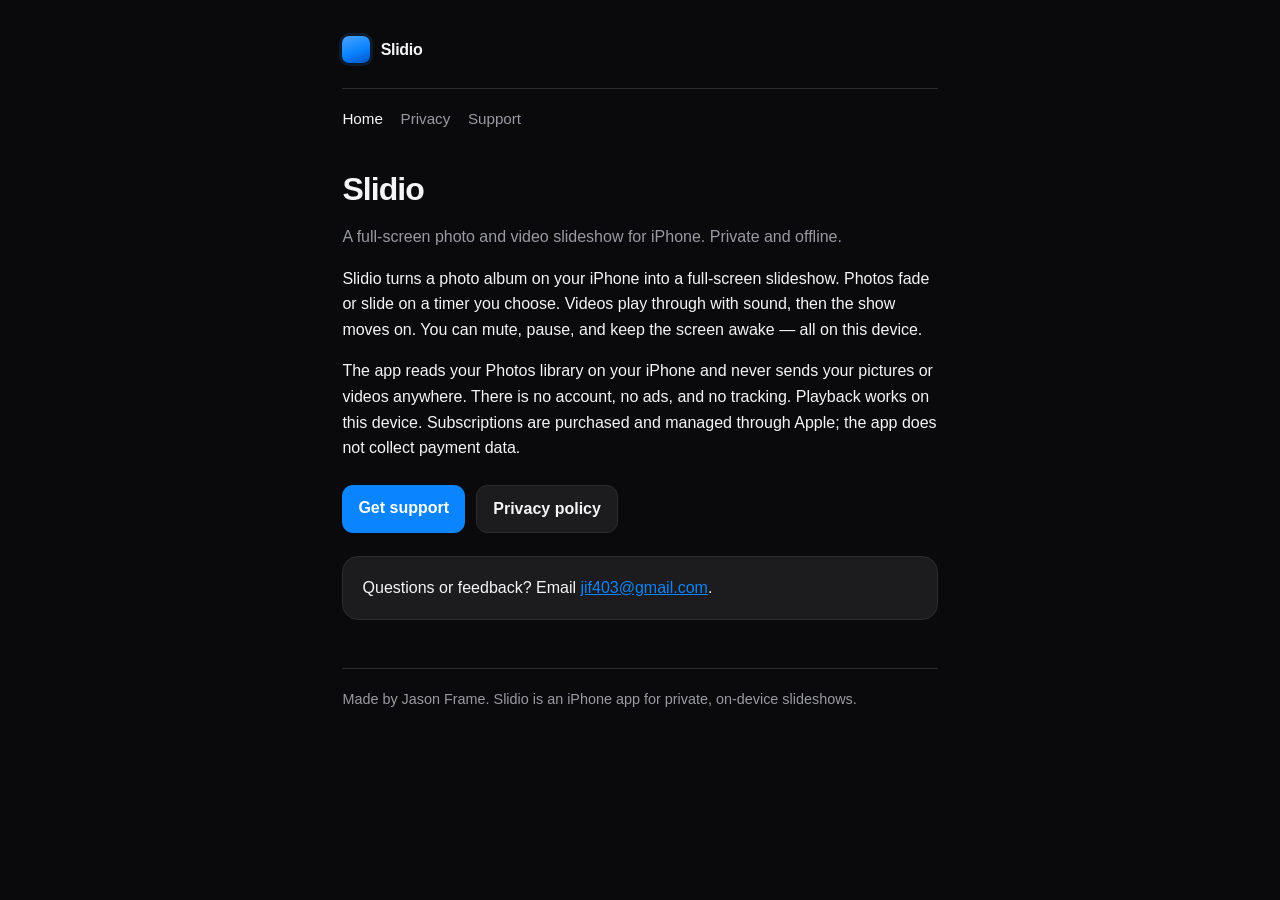
<file: index.html>
<!DOCTYPE html>
<html lang="en">
<head>
  <meta charset="utf-8">
  <meta name="viewport" content="width=device-width, initial-scale=1">
  <title>Slidio: Photo Slideshow</title>
  <meta name="description" content="A full-screen photo and video slideshow for iPhone. Private and offline.">
  <link rel="stylesheet" href="styles.css">
</head>
<body>
  <div class="wrap">
    <header>
      <a class="brand" href="./"><span class="mark" aria-hidden="true"></span>Slidio</a>
      <nav><a href="./" aria-current="page">Home</a><a href="./privacy.html">Privacy</a><a href="./support.html">Support</a></nav>
    </header>
    <main>
      <h1>Slidio</h1>
      <p class="lede">A full-screen photo and video slideshow for iPhone. Private and offline.</p>
      
<p>Slidio turns a photo album on your iPhone into a full-screen slideshow. Photos fade or slide on a timer you choose. Videos play through with sound, then the show moves on. You can mute, pause, and keep the screen awake — all on this device.</p>
<p>The app reads your Photos library on your iPhone and never sends your pictures or videos anywhere. There is no account, no ads, and no tracking. Playback works on this device. Subscriptions are purchased and managed through Apple; the app does not collect payment data.</p>
<div class="cta">
  <a class="btn" href="support.html">Get support</a>
  <a class="btn secondary" href="privacy.html">Privacy policy</a>
</div>
<div class="card">
  <p>Questions or feedback? Email <a href="mailto:jif403@gmail.com">jif403@gmail.com</a>.</p>
</div>

    </main>
    <footer>Made by Jason Frame. Slidio is an iPhone app for private, on-device slideshows.</footer>
  </div>
</body>
</html>
</file>
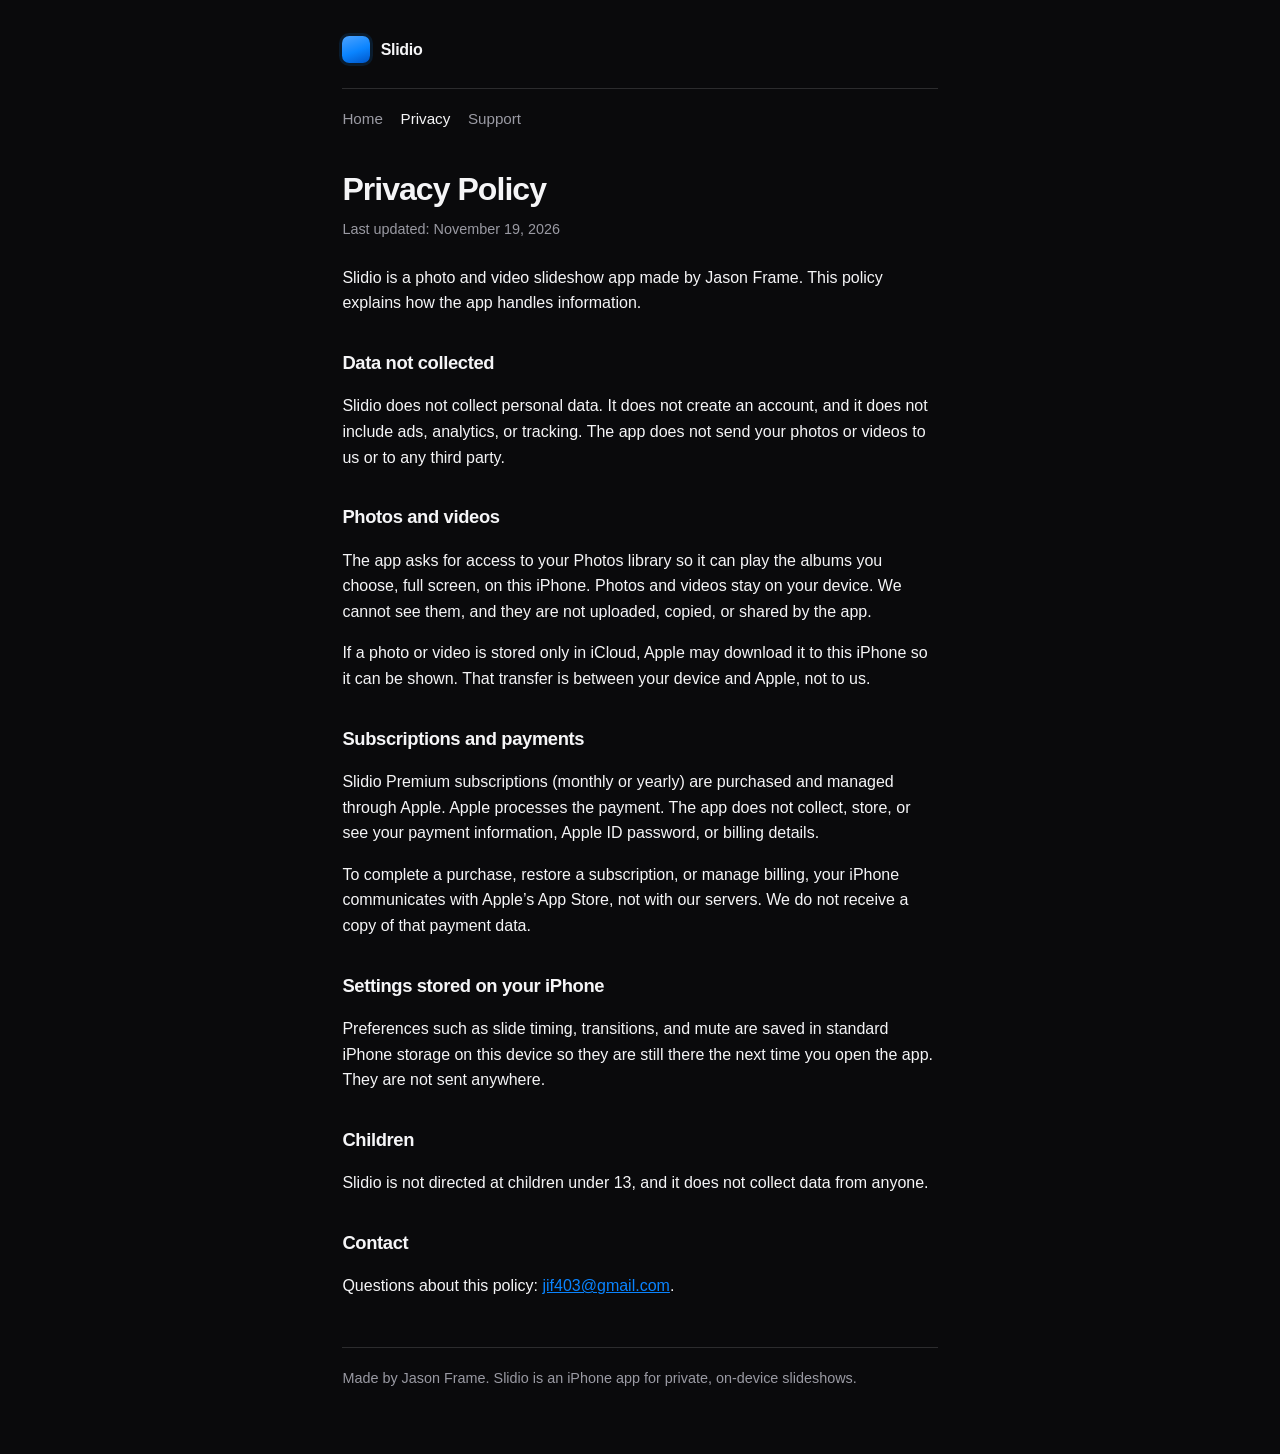
<file: privacy.html>
<!DOCTYPE html>
<html lang="en">
<head>
  <meta charset="utf-8">
  <meta name="viewport" content="width=device-width, initial-scale=1">
  <title>Privacy Policy · Slidio</title>
  <meta name="description" content="Privacy Policy · Slidio">
  <link rel="stylesheet" href="styles.css">
</head>
<body>
  <div class="wrap">
    <header>
      <a class="brand" href="./"><span class="mark" aria-hidden="true"></span>Slidio</a>
      <nav><a href="./">Home</a><a href="./privacy.html" aria-current="page">Privacy</a><a href="./support.html">Support</a></nav>
    </header>
    <main>
      <h1>Privacy Policy</h1>


<p class="meta">Last updated: November 19, 2026</p>
<p>Slidio is a photo and video slideshow app made by Jason Frame. This policy explains how the app handles information.</p>
<h2>Data not collected</h2>
<p>Slidio does not collect personal data. It does not create an account, and it does not include ads, analytics, or tracking. The app does not send your photos or videos to us or to any third party.</p>
<h2>Photos and videos</h2>
<p>The app asks for access to your Photos library so it can play the albums you choose, full screen, on this iPhone. Photos and videos stay on your device. We cannot see them, and they are not uploaded, copied, or shared by the app.</p>
<p>If a photo or video is stored only in iCloud, Apple may download it to this iPhone so it can be shown. That transfer is between your device and Apple, not to us.</p>
<h2>Subscriptions and payments</h2>
<p>Slidio Premium subscriptions (monthly or yearly) are purchased and managed through Apple. Apple processes the payment. The app does not collect, store, or see your payment information, Apple ID password, or billing details.</p>
<p>To complete a purchase, restore a subscription, or manage billing, your iPhone communicates with Apple’s App Store, not with our servers. We do not receive a copy of that payment data.</p>
<h2>Settings stored on your iPhone</h2>
<p>Preferences such as slide timing, transitions, and mute are saved in standard iPhone storage on this device so they are still there the next time you open the app. They are not sent anywhere.</p>
<h2>Children</h2>
<p>Slidio is not directed at children under 13, and it does not collect data from anyone.</p>
<h2>Contact</h2>
<p>Questions about this policy: <a href="mailto:jif403@gmail.com">jif403@gmail.com</a>.</p>

    </main>
    <footer>Made by Jason Frame. Slidio is an iPhone app for private, on-device slideshows.</footer>
  </div>
</body>
</html>
</file>
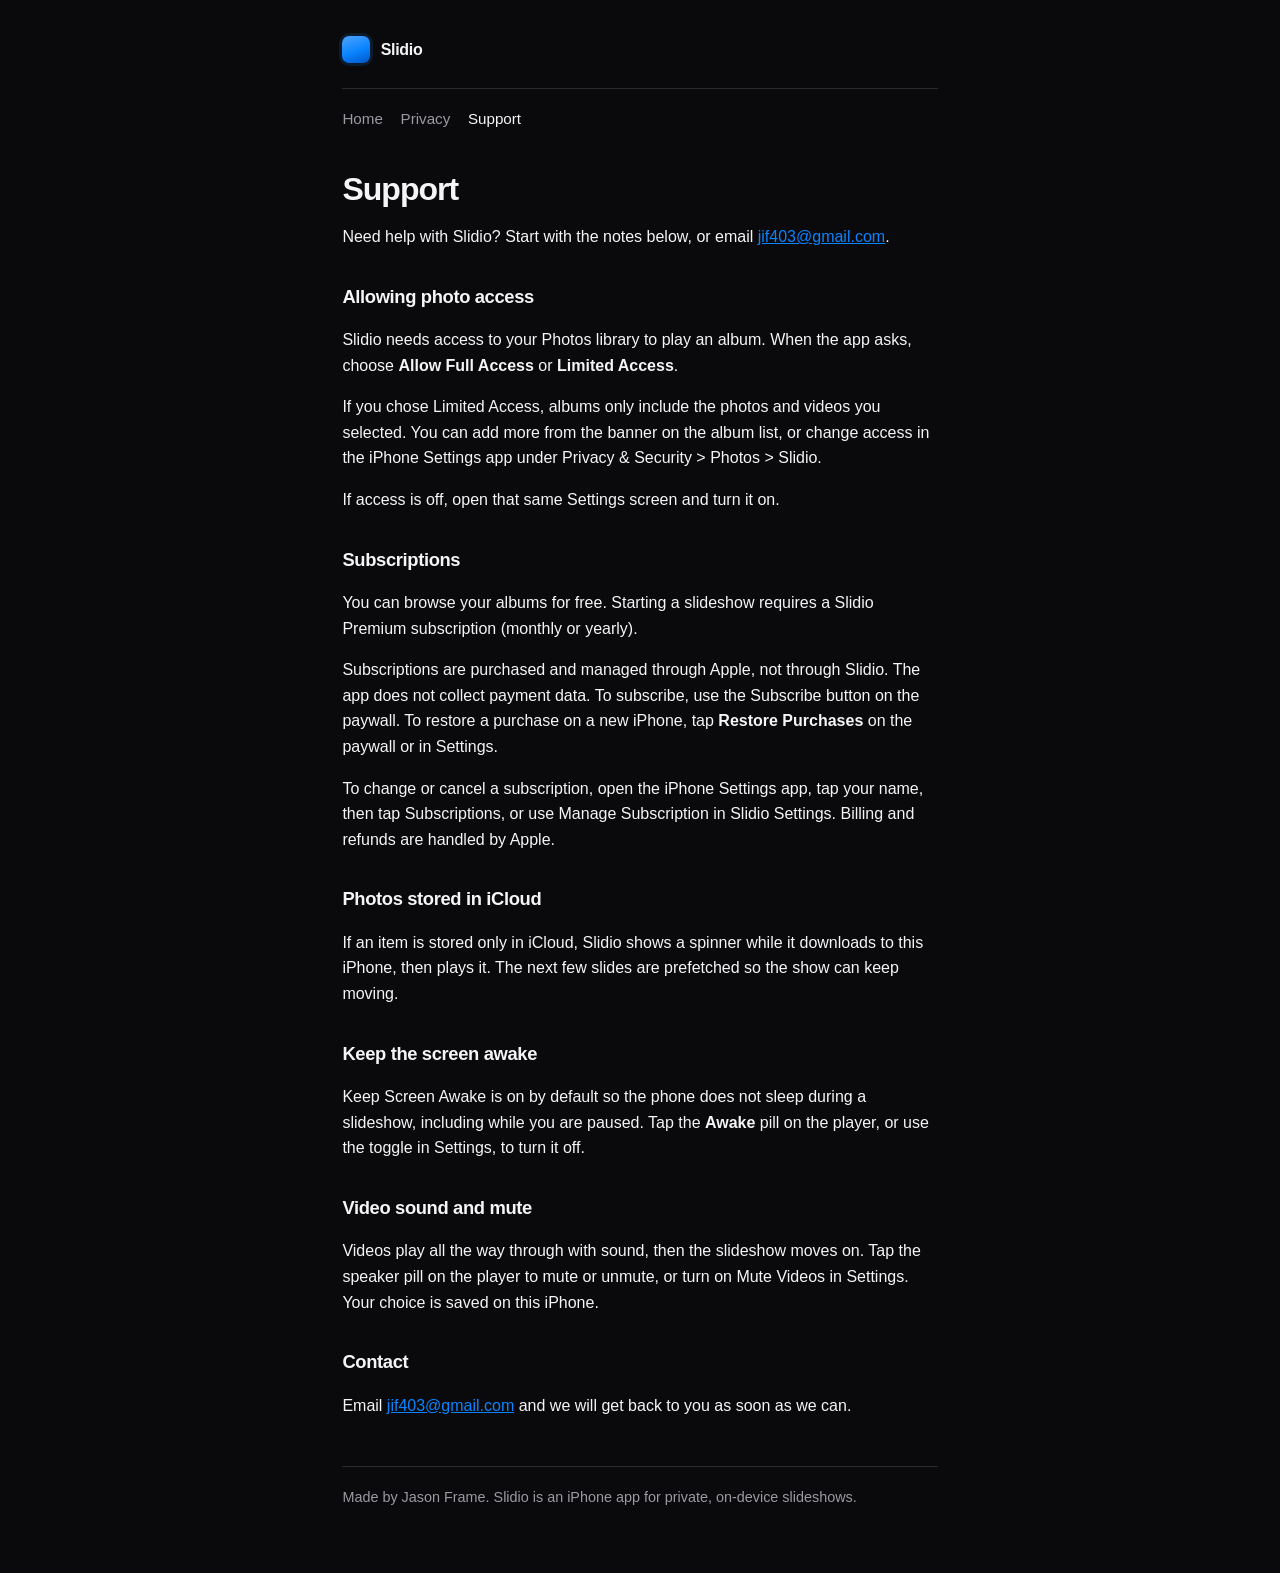
<file: support.html>
<!DOCTYPE html>
<html lang="en">
<head>
  <meta charset="utf-8">
  <meta name="viewport" content="width=device-width, initial-scale=1">
  <title>Support · Slidio</title>
  <meta name="description" content="Support · Slidio">
  <link rel="stylesheet" href="styles.css">
</head>
<body>
  <div class="wrap">
    <header>
      <a class="brand" href="./"><span class="mark" aria-hidden="true"></span>Slidio</a>
      <nav><a href="./">Home</a><a href="./privacy.html">Privacy</a><a href="./support.html" aria-current="page">Support</a></nav>
    </header>
    <main>
      <h1>Support</h1>


<p>Need help with Slidio? Start with the notes below, or email <a href="mailto:jif403@gmail.com">jif403@gmail.com</a>.</p>
<h2>Allowing photo access</h2>
<p>Slidio needs access to your Photos library to play an album. When the app asks, choose <strong>Allow Full Access</strong> or <strong>Limited Access</strong>.</p>
<p>If you chose Limited Access, albums only include the photos and videos you selected. You can add more from the banner on the album list, or change access in the iPhone Settings app under Privacy &amp; Security &gt; Photos &gt; Slidio.</p>
<p>If access is off, open that same Settings screen and turn it on.</p>
<h2>Subscriptions</h2>
<p>You can browse your albums for free. Starting a slideshow requires a Slidio Premium subscription (monthly or yearly).</p>
<p>Subscriptions are purchased and managed through Apple, not through Slidio. The app does not collect payment data. To subscribe, use the Subscribe button on the paywall. To restore a purchase on a new iPhone, tap <strong>Restore Purchases</strong> on the paywall or in Settings.</p>
<p>To change or cancel a subscription, open the iPhone Settings app, tap your name, then tap Subscriptions, or use Manage Subscription in Slidio Settings. Billing and refunds are handled by Apple.</p>
<h2>Photos stored in iCloud</h2>
<p>If an item is stored only in iCloud, Slidio shows a spinner while it downloads to this iPhone, then plays it. The next few slides are prefetched so the show can keep moving.</p>
<h2>Keep the screen awake</h2>
<p>Keep Screen Awake is on by default so the phone does not sleep during a slideshow, including while you are paused. Tap the <strong>Awake</strong> pill on the player, or use the toggle in Settings, to turn it off.</p>
<h2>Video sound and mute</h2>
<p>Videos play all the way through with sound, then the slideshow moves on. Tap the speaker pill on the player to mute or unmute, or turn on Mute Videos in Settings. Your choice is saved on this iPhone.</p>
<h2>Contact</h2>
<p>Email <a href="mailto:jif403@gmail.com">jif403@gmail.com</a> and we will get back to you as soon as we can.</p>

    </main>
    <footer>Made by Jason Frame. Slidio is an iPhone app for private, on-device slideshows.</footer>
  </div>
</body>
</html>
</file>
<file: styles.css>
:root {
  color-scheme: dark;
  --bg: #0a0a0c;
  --card: #1c1c1e;
  --text: #f5f5f7;
  --muted: #9a9aa3;
  --line: #2c2c2e;
  --accent: #0a84ff;
  --accent-soft: rgba(10, 132, 255, 0.14);
}
* { box-sizing: border-box; }
html, body { margin: 0; padding: 0; background: var(--bg); color: var(--text); }
body {
  font-family: -apple-system, BlinkMacSystemFont, "SF Pro Text", "Segoe UI", sans-serif;
  line-height: 1.6;
  min-height: 100vh;
}
.wrap { max-width: 40rem; margin: 0 auto; padding: 2.25rem 1.4rem 4rem; }
header { margin-bottom: 2.4rem; }
.brand {
  display: inline-flex;
  align-items: center;
  gap: 0.7rem;
  color: var(--text);
  text-decoration: none;
  font-weight: 650;
  letter-spacing: -0.02em;
}
.mark {
  width: 1.7rem; height: 1.7rem;
  border-radius: 0.45rem;
  background: linear-gradient(160deg, #4da3ff, var(--accent) 55%, #0055c8);
  box-shadow: 0 0 0 3px var(--accent-soft);
}
nav {
  display: flex;
  flex-wrap: wrap;
  gap: 0.4rem 1.1rem;
  margin-top: 1.1rem;
  padding-top: 1.1rem;
  border-top: 1px solid var(--line);
}
nav a { color: var(--muted); text-decoration: none; font-size: 0.95rem; }
nav a:hover, nav a[aria-current="page"] { color: var(--text); }
h1 { font-size: 2rem; line-height: 1.2; letter-spacing: -0.03em; margin: 0 0 1rem; font-weight: 700; }
h2 { font-size: 1.15rem; margin: 2rem 0 0.55rem; letter-spacing: -0.02em; }
p, li { color: var(--text); }
.lede, .meta { color: var(--muted); }
.meta { font-size: 0.9rem; margin-top: -0.4rem; margin-bottom: 1.5rem; }
ul { padding-left: 1.15rem; }
li { margin: 0.35rem 0; }
a { color: var(--accent); }
.card {
  background: var(--card);
  border: 1px solid var(--line);
  border-radius: 1rem;
  padding: 1.15rem 1.2rem;
  margin: 1.4rem 0;
}
.card p:first-child { margin-top: 0; }
.card p:last-child { margin-bottom: 0; }
.cta { display: flex; flex-wrap: wrap; gap: 0.7rem; margin-top: 1.5rem; }
.btn {
  display: inline-block;
  background: var(--accent);
  color: white;
  text-decoration: none;
  font-weight: 600;
  padding: 0.65rem 1rem;
  border-radius: 0.7rem;
}
.btn.secondary { background: var(--card); color: var(--text); border: 1px solid var(--line); }
footer {
  margin-top: 3rem;
  padding-top: 1.2rem;
  border-top: 1px solid var(--line);
  color: var(--muted);
  font-size: 0.9rem;
}
</file>
